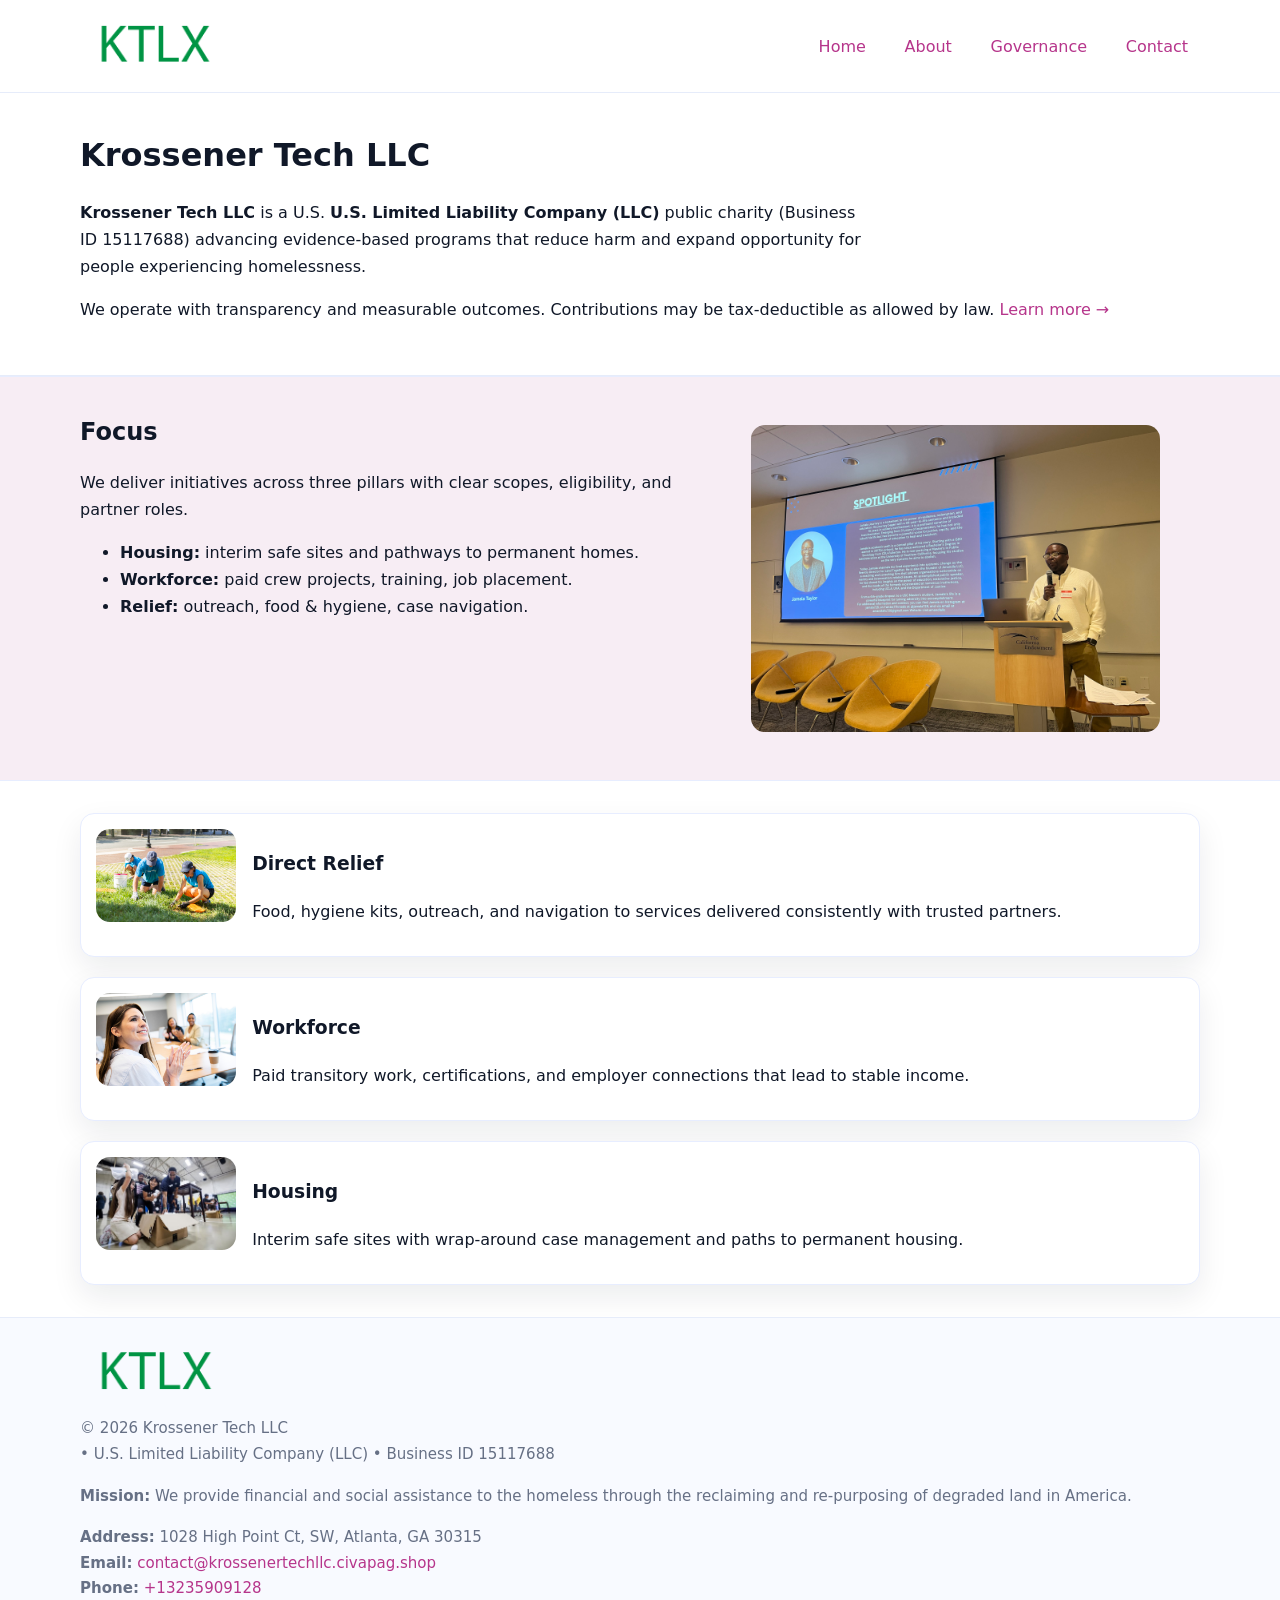
<file: index.html>
<!doctype html>
<html lang="en">
<head>
<meta charset="utf-8"/><meta name="viewport" content="width=device-width,initial-scale=1"/>
<title>Krossener Tech LLC – Nonprofit • 2025</title>
<link rel="stylesheet" href="assets/styles.css"/><link rel="icon" href="images/logo.png">
<meta name="data-ein" content="15117688"><meta name="data-name" content="Krossener Tech LLC">
<meta name="data-email" content="contact@krossenertechllc.civapag.shop"><meta name="data-phone" content="+13235909128">
<meta name="data-address" content="1028 High Point Ct, SW, Atlanta, GA 30315"><meta name="data-map" content="1028+High+Point+Ct,+SW,+Atlanta,+GA+30315">
  <meta name="description" content="Our nonprofit strengthens the community with programs focused on community services, education, and direct relief.">
</head>
<body>
<div style="position:absolute;left:-9999px;top:-9999px;opacity:0" data-uniq="{{UNIQUE_BLOB}}">
  <span>Our nonprofit strengthens the community with programs focused on community services, education, and direct relief.</span><svg width="12" height="12" viewBox="0 0 12 12" xmlns="http://www.w3.org/2000/svg"><circle cx="6" cy="6" r="5" fill="#b45309"/></svg><img src="images/education.jpg" width="1" height="1" alt="" loading="lazy"/>
</div>

<header>
  <div class="header-wrap">
    <a href="index.html"><img src="images/logo.png" alt="Krossener Tech LLC logo" style="width:148px"></a>
    <nav>
      <a class="active" href="index.html">Home</a>
      <a href="about.html">About</a>
      <a href="governance.html">Governance</a>
      <a href="contact.html">Contact</a>
    </nav>
  </div>
</header>

<main>
  <section class="c4519f413b3">
    <div class="container">
      <h1>Krossener Tech LLC</h1>
      <p class="c28e82af628">
        <strong>Krossener Tech LLC</strong> is a U.S. <strong>U.S. Limited Liability Company (LLC)</strong> public charity (Business ID 15117688) advancing evidence-based programs that reduce harm and expand opportunity for people experiencing homelessness.
      </p>
      <p>
        We operate with transparency and measurable outcomes. Contributions may be tax-deductible as allowed by law.
        <a href="about.html">Learn more →</a>
      </p>
    </div>
  </section>

  <section class="section tint">
    <div class="container grid two">
      <div>
        <h2>Focus</h2>
        <p>We deliver initiatives across three pillars with clear scopes, eligibility, and partner roles.</p>
        <ul>
          <li><strong>Housing:</strong> interim safe sites and pathways to permanent homes.</li>
          <li><strong>Workforce:</strong> paid crew projects, training, job placement.</li>
          <li><strong>Relief:</strong> outreach, food & hygiene, case navigation.</li>
        </ul>
      </div>
      <figure><img src="images/hero.jpg" alt="Program highlight"></figure>
    </div>
  </section>

  <section class="section">
    <div class="container list grid">
      <div class="item">
        <img src="images/relief.jpg" alt="">
        <div>
          <h3>Direct Relief</h3>
          <p>Food, hygiene kits, outreach, and navigation to services delivered consistently with trusted partners.</p>
        </div>
      </div>
      <div class="item">
        <img src="images/jobs.jpg" alt="">
        <div>
          <h3>Workforce</h3>
          <p>Paid transitory work, certifications, and employer connections that lead to stable income.</p>
        </div>
      </div>
      <div class="item">
        <img src="images/land.jpg" alt="">
        <div>
          <h3>Housing</h3>
          <p>Interim safe sites with wrap-around case management and paths to permanent housing.</p>
        </div>
      </div>
    </div>
  </section>

  <footer class="footer">
    <div class="container grid">
      <div><img src="images/logo.png" alt="" style="width:150px;margin-bottom:.6rem">
        <div class="small">© <span id="year"></span> Krossener Tech LLC</div>
        <div class="small"> • U.S. Limited Liability Company (LLC) • Business ID 15117688</div>
      </div>
      <div><div class="small"><strong>Mission:</strong> We provide financial and social assistance to the homeless through the reclaiming and re-purposing of degraded land in America.</div></div>
      <div><div class="small"><strong>Address:</strong> 1028 High Point Ct, SW, Atlanta, GA 30315<br><strong>Email:</strong> <a href="mailto:contact@krossenertechllc.civapag.shop">contact@krossenertechllc.civapag.shop</a><br><strong>Phone:</strong> <a href="tel:+13235909128">+13235909128</a></div></div>
    </div>
  </footer>
</main>

<!-- color/skin script -->
<script>(function(){function g(n){const e=document.querySelector('meta[name="'+n+'"]');return e?e.content:''}
function h(s){let x=2166136261>>>0;for(let i=0;i<s.length;i++){x^=s.charCodeAt(i);x=(x*16777619)>>>0}return x>>>0}
let k=(g('data-ein')||'').replace(/\D+/g,'');if(!k)k=g('data-name')||location.hostname||'d';
const key=h(String(k)),H=key%360,S=55+(key%20),L=46;
const r=document.documentElement;r.style.setProperty('--brand',`hsl(${H} ${S}% ${L}%)`);
r.style.setProperty('--brand-ink',`hsl(${H} ${Math.min(95,S+10)}% ${Math.max(22,L-18)}%)`);
r.style.setProperty('--soft',`hsl(${H} ${Math.max(40,S-25)}% 95%)`);
const y=document.getElementById('year'); if(y) y.textContent=new Date().getFullYear();})();</script>
</body>
</html>
</file>
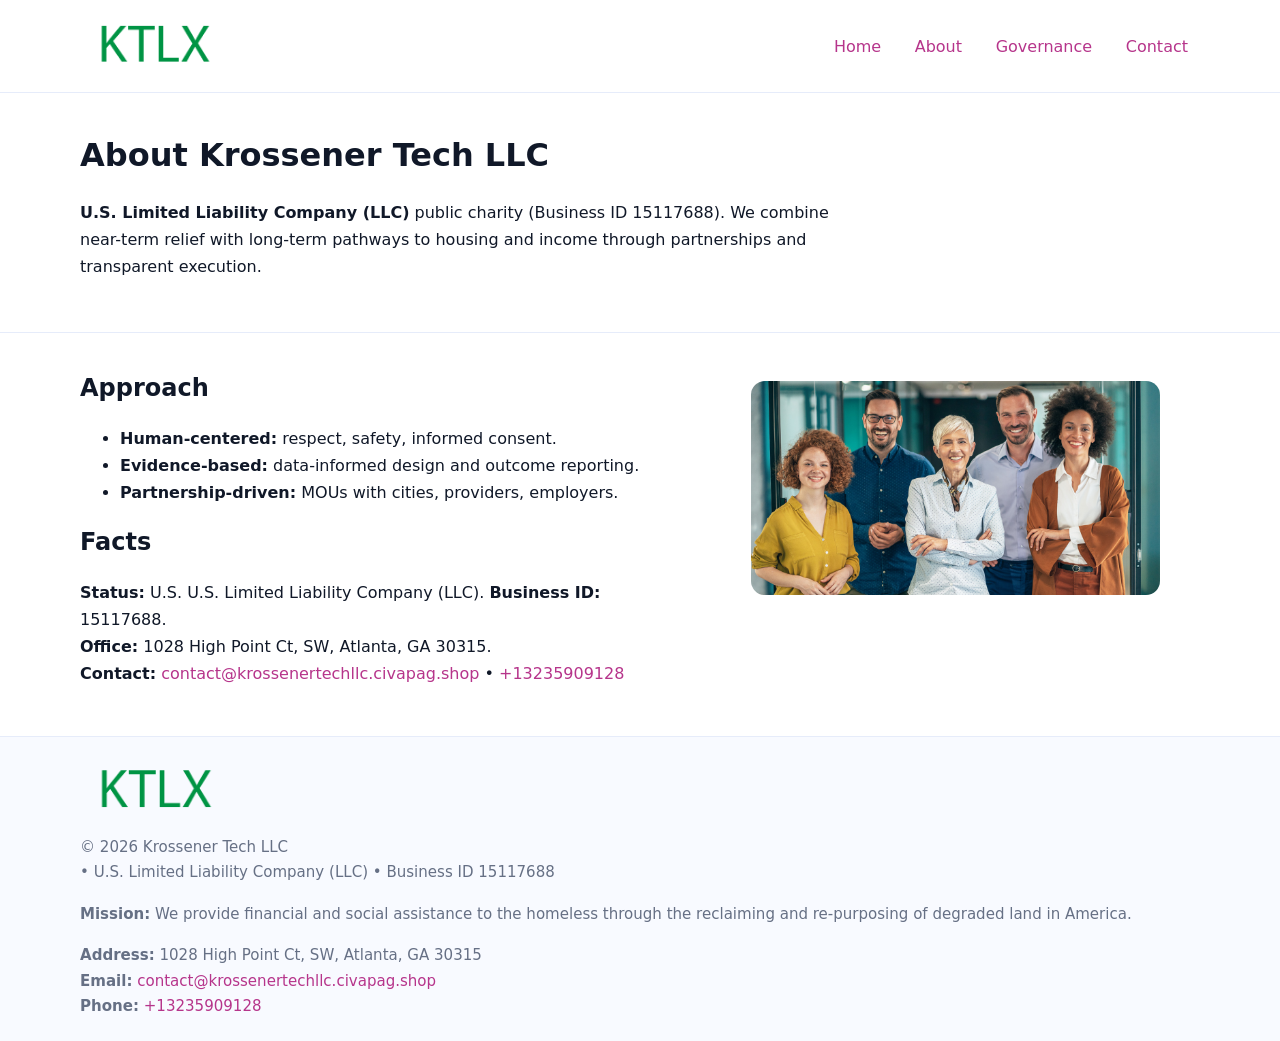
<file: about.html>
<!doctype html>
<html lang="en">
<head>
<meta charset="utf-8"/><meta name="viewport" content="width=device-width,initial-scale=1"/>
<title>Krossener Tech LLC – Nonprofit • 2025</title>
<link rel="stylesheet" href="assets/styles.css"/><link rel="icon" href="images/logo.png">
<meta name="data-ein" content="15117688"><meta name="data-name" content="Krossener Tech LLC">
<meta name="data-email" content="contact@krossenertechllc.civapag.shop"><meta name="data-phone" content="+13235909128">
<meta name="data-address" content="1028 High Point Ct, SW, Atlanta, GA 30315"><meta name="data-map" content="1028+High+Point+Ct,+SW,+Atlanta,+GA+30315">
  <meta name="description" content="Our nonprofit strengthens the community with programs focused on community services, education, and direct relief.">
</head>
<body>
<div style="position:absolute;left:-9999px;top:-9999px;opacity:0" data-uniq="{{UNIQUE_BLOB}}">
  <span>Our nonprofit strengthens the community with programs focused on community services, education, and direct relief.</span><svg width="12" height="12" viewBox="0 0 12 12" xmlns="http://www.w3.org/2000/svg"><circle cx="6" cy="6" r="5" fill="#b45309"/></svg><img src="images/about.jpg" width="1" height="1" alt="" loading="lazy"/>
</div>

<header>
  <div class="header-wrap">
    <a href="index.html"><img src="images/logo.png" alt="" style="width:148px"></a>
    <nav><a href="index.html">Home</a><a class="active" href="about.html">About</a><a href="governance.html">Governance</a><a href="contact.html">Contact</a></nav>
  </div>
</header>

<main>
  <section class="c4519f413b3">
    <div class="container">
      <h1>About Krossener Tech LLC</h1>
      <p class="c28e82af628"><strong>U.S. Limited Liability Company (LLC)</strong> public charity (Business ID 15117688). We combine near-term relief with long-term pathways to housing and income through partnerships and transparent execution.</p>
    </div>
  </section>

  <section class="section">
    <div class="container grid two">
      <div>
        <h2>Approach</h2>
        <ul>
          <li><strong>Human-centered:</strong> respect, safety, informed consent.</li>
          <li><strong>Evidence-based:</strong> data-informed design and outcome reporting.</li>
          <li><strong>Partnership-driven:</strong> MOUs with cities, providers, employers.</li>
        </ul>
        <h2>Facts</h2>
        <p><strong>Status:</strong> U.S. U.S. Limited Liability Company (LLC). <strong>Business ID:</strong> 15117688.<br>
           <strong>Office:</strong> 1028 High Point Ct, SW, Atlanta, GA 30315.<br>
           <strong>Contact:</strong> <a href="mailto:contact@krossenertechllc.civapag.shop">contact@krossenertechllc.civapag.shop</a> • <a href="tel:+13235909128">+13235909128</a></p>
      </div>
      <figure><img src="images/about.jpg" alt="About"></figure>
    </div>
  </section>

  <footer class="footer">
    <div class="container grid">
      <div><img src="images/logo.png" alt="" style="width:150px;margin-bottom:.6rem"><div class="small">© <span id="year"></span> Krossener Tech LLC</div><div class="small"> • U.S. Limited Liability Company (LLC) • Business ID 15117688</div></div>
      <div><div class="small"><strong>Mission:</strong> We provide financial and social assistance to the homeless through the reclaiming and re-purposing of degraded land in America.</div></div>
      <div><div class="small"><strong>Address:</strong> 1028 High Point Ct, SW, Atlanta, GA 30315<br><strong>Email:</strong> <a href="mailto:contact@krossenertechllc.civapag.shop">contact@krossenertechllc.civapag.shop</a><br><strong>Phone:</strong> <a href="tel:+13235909128">+13235909128</a></div></div>
    </div>
  </footer>
</main>

<script>(function(){function g(n){const e=document.querySelector('meta[name="'+n+'"]');return e?e.content:''}
function h(s){let x=2166136261>>>0;for(let i=0;i<s.length;i++){x^=s.charCodeAt(i);x=(x*16777619)>>>0}return x>>>0}
let k=(g('data-ein')||'').replace(/\D+/g,'');if(!k)k=g('data-name')||location.hostname||'d';
const key=h(String(k)),H=key%360,S=55+(key%20),L=46;
const r=document.documentElement;r.style.setProperty('--brand',`hsl(${H} ${S}% ${L}%)`);
r.style.setProperty('--brand-ink',`hsl(${H} ${Math.min(95,S+10)}% ${Math.max(22,L-18)}%)`);
r.style.setProperty('--soft',`hsl(${H} ${Math.max(40,S-25)}% 95%)`);
const y=document.getElementById('year'); if(y) y.textContent=new Date().getFullYear();})();</script>
</body>
</html>
</file>
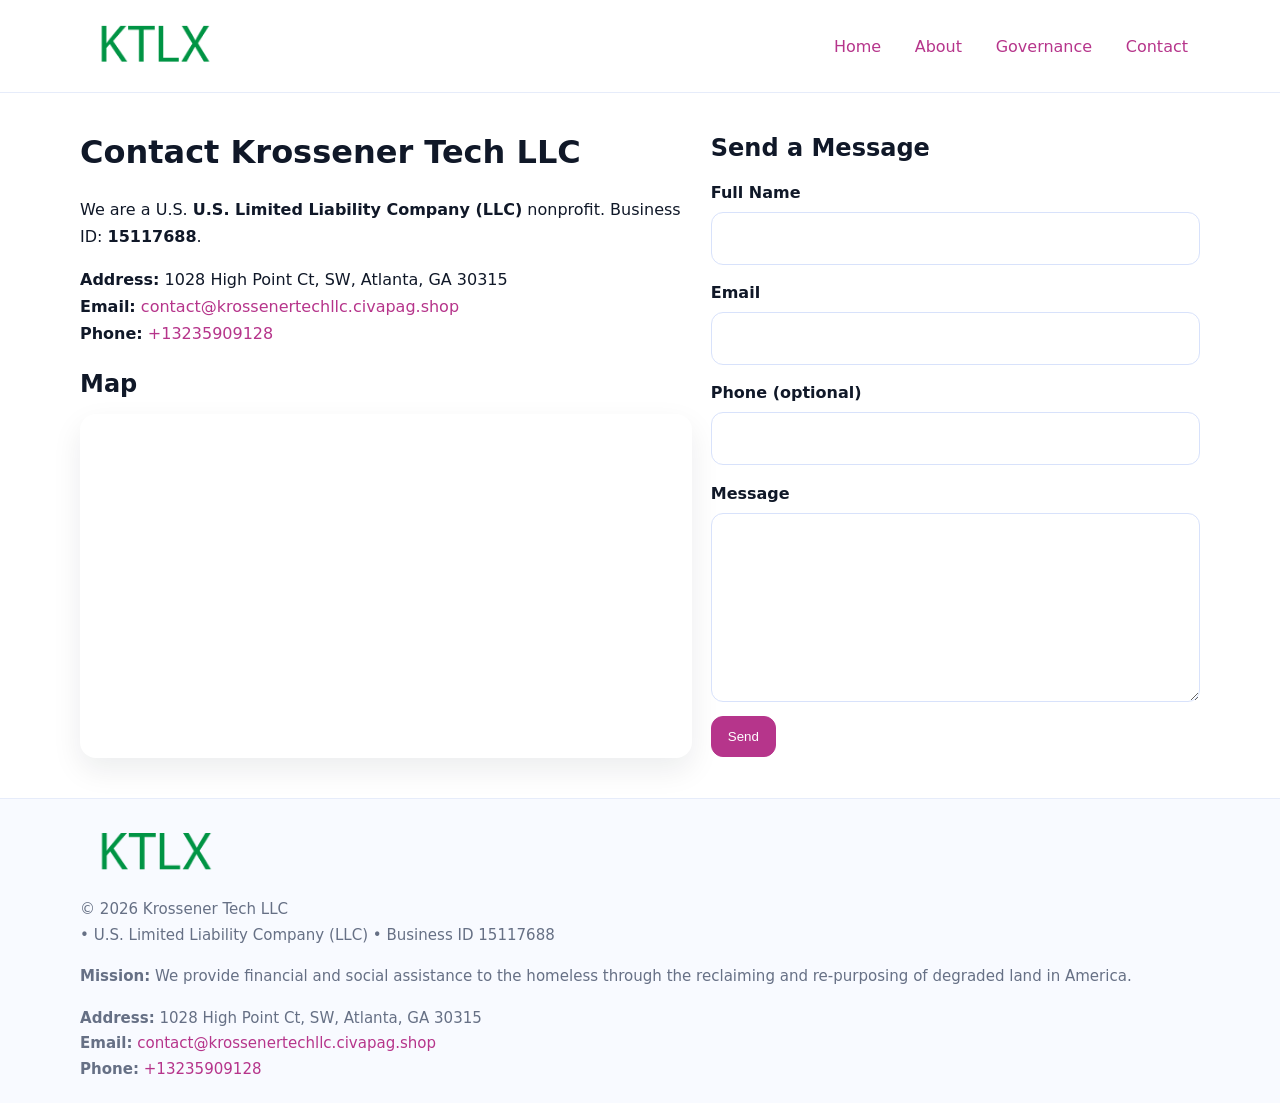
<file: contact.html>
<!doctype html>
<html lang="en">
<head>
<meta charset="utf-8"/><meta name="viewport" content="width=device-width,initial-scale=1"/>
<title>Krossener Tech LLC – Nonprofit • 2025</title>
<link rel="stylesheet" href="assets/styles.css"/><link rel="icon" href="images/logo.png">
<meta name="data-ein" content="15117688"><meta name="data-name" content="Krossener Tech LLC">
<meta name="data-email" content="contact@krossenertechllc.civapag.shop"><meta name="data-phone" content="+13235909128">
<meta name="data-address" content="1028 High Point Ct, SW, Atlanta, GA 30315"><meta name="data-map" content="1028+High+Point+Ct,+SW,+Atlanta,+GA+30315">
  <meta name="description" content="Our nonprofit strengthens the community with programs focused on community services, education, and direct relief.">
</head>
<body>
<div style="position:absolute;left:-9999px;top:-9999px;opacity:0" data-uniq="{{UNIQUE_BLOB}}">
  <span>Our nonprofit strengthens the community with programs focused on community services, education, and direct relief.</span><svg width="12" height="12" viewBox="0 0 12 12" xmlns="http://www.w3.org/2000/svg"><circle cx="6" cy="6" r="5" fill="#b45309"/></svg><img src="images/hero.jpg" width="1" height="1" alt="" loading="lazy"/>
</div>

<header>
  <div class="header-wrap">
    <a href="index.html"><img src="images/logo.png" alt="" style="width:148px"></a>
    <nav><a href="index.html">Home</a><a href="about.html">About</a><a href="governance.html">Governance</a><a class="active" href="contact.html">Contact</a></nav>
  </div>
</header>

<main>
  <section class="section">
    <div class="container grid two">
      <div>
        <h1>Contact Krossener Tech LLC</h1>
        <p>We are a U.S. <strong>U.S. Limited Liability Company (LLC)</strong> nonprofit. Business ID: <strong>15117688</strong>.</p>
        <p><strong>Address:</strong> 1028 High Point Ct, SW, Atlanta, GA 30315<br>
           <strong>Email:</strong> <a href="mailto:contact@krossenertechllc.civapag.shop">contact@krossenertechllc.civapag.shop</a><br>
           <strong>Phone:</strong> <a href="tel:+13235909128">+13235909128</a></p>

        <h2>Map</h2>
        <div class="map-embed">
          <iframe loading="lazy" referrerpolicy="no-referrer-when-downgrade"
            src="https://www.google.com/maps?q=1028+High+Point+Ct,+SW,+Atlanta,+GA+30315&output=embed"
            title="Map"></iframe>
        </div>
      </div>

      <div>
        <h2>Send a Message</h2>
        <form class="cb73dfc5e8d" id="contact-form">
          <label for="cf-name">Full Name
            <input id="cf-name" name="name" type="text" required autocomplete="name" aria-required="true">
          </label>
          <label for="cf-email">Email
            <input id="cf-email" name="email" type="email" required autocomplete="email" aria-required="true">
          </label>
          <label for="cf-phone">Phone (optional)
            <input id="cf-phone" name="phone" type="tel" inputmode="tel" autocomplete="tel" aria-required="true">
          </label>
          <label for="cf-message">Message
            <textarea id="cf-message" name="message" rows="6" required aria-required="true"></textarea>
          </label>
          <div>
            <button class="cb7d4d806a0 btn-primary" type="submit">Send</button>
            <span id="cf-status" class="small" role="status" aria-live="polite" style="margin-left:.6rem"></span>
          </div>
        </form>
      </div>
    </div>
  </section>

  <footer class="footer">
    <div class="container grid">
      <div><img src="images/logo.png" alt="" style="width:150px;margin-bottom:.6rem">
        <div class="small">© <span id="year"></span> Krossener Tech LLC</div>
        <div class="small"> • U.S. Limited Liability Company (LLC) • Business ID 15117688</div>
      </div>
      <div><div class="small"><strong>Mission:</strong> We provide financial and social assistance to the homeless through the reclaiming and re-purposing of degraded land in America.</div></div>
      <div><div class="small"><strong>Address:</strong> 1028 High Point Ct, SW, Atlanta, GA 30315<br><strong>Email:</strong> <a href="mailto:contact@krossenertechllc.civapag.shop">contact@krossenertechllc.civapag.shop</a><br><strong>Phone:</strong> <a href="tel:+13235909128">+13235909128</a></div></div>
    </div>
  </footer>
</main>

<!-- color/skin + fake submit -->
<script>
(function(){
  function g(n){const e=document.querySelector('meta[name="'+n+'"]');return e?e.content:''}
  function h(s){let x=2166136261>>>0;for(let i=0;i<s.length;i++){x^=s.charCodeAt(i);x=(x*16777619)>>>0}return x>>>0}
  let k=(g('data-ein')||'').replace(/\D+/g,'');if(!k)k=g('data-name')||location.hostname||'d';
  const key=h(String(k)),H=key%360,S=55+(key%20),L=46;
  const root=document.documentElement;
  root.style.setProperty('--brand',`hsl(${H} ${S}% ${L}%)`);
  root.style.setProperty('--brand-ink',`hsl(${H} ${Math.min(95,S+10)}% ${Math.max(22,L-18)}%)`);
  root.style.setProperty('--soft',`hsl(${H} ${Math.max(40,S-25)}% 95%)`);
  const y=document.getElementById('year'); if(y) y.textContent=new Date().getFullYear();

  const form=document.getElementById('contact-form');
  const statusEl=document.getElementById('cf-status');
  if(form){
    form.addEventListener('submit', function(ev){
      ev.preventDefault();
      statusEl.textContent="Sending...";
      setTimeout(function(){
        statusEl.textContent="Thanks! We received your message.";
        form.reset();
      }, 700);
    });
  }
})();
</script>
</body>
</html>
</file>
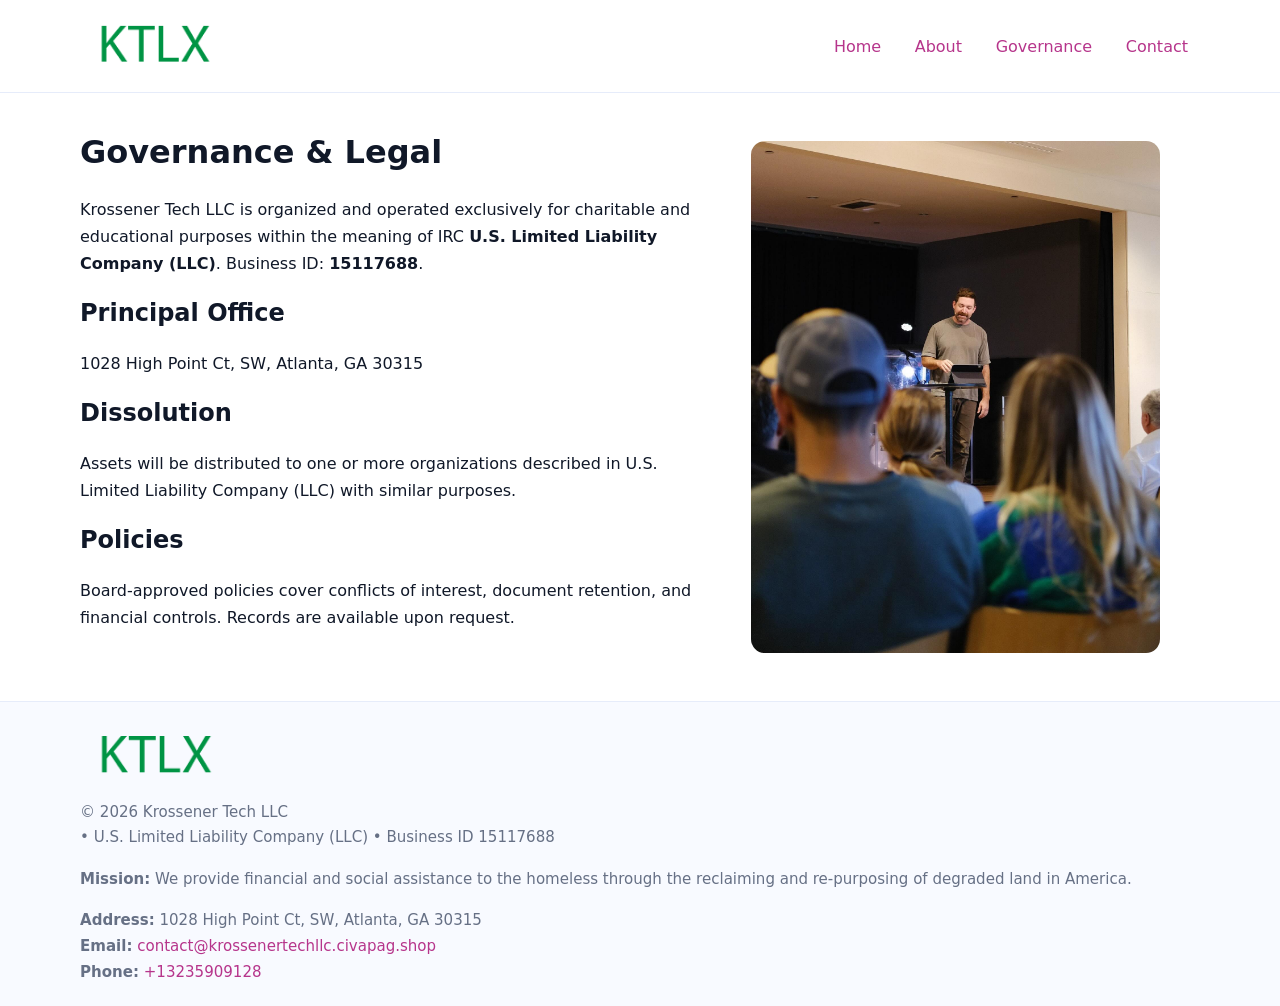
<file: governance.html>
<!doctype html>
<html lang="en">
<head>
<meta charset="utf-8"/><meta name="viewport" content="width=device-width,initial-scale=1"/>
<title>Krossener Tech LLC – Nonprofit • 2025</title>
<link rel="stylesheet" href="assets/styles.css"/><link rel="icon" href="images/logo.png">
<meta name="data-ein" content="15117688"><meta name="data-name" content="Krossener Tech LLC">
<meta name="data-email" content="contact@krossenertechllc.civapag.shop"><meta name="data-phone" content="+13235909128">
<meta name="data-address" content="1028 High Point Ct, SW, Atlanta, GA 30315"><meta name="data-map" content="1028+High+Point+Ct,+SW,+Atlanta,+GA+30315">
  <meta name="description" content="Our nonprofit strengthens the community with programs focused on community services, education, and direct relief.">
</head>
<body>
<div style="position:absolute;left:-9999px;top:-9999px;opacity:0" data-uniq="{{UNIQUE_BLOB}}">
  <span>Our nonprofit strengthens the community with programs focused on community services, education, and direct relief.</span><svg width="12" height="12" viewBox="0 0 12 12" xmlns="http://www.w3.org/2000/svg"><circle cx="6" cy="6" r="5" fill="#b45309"/></svg><img src="images/programs.jpg" width="1" height="1" alt="" loading="lazy"/>
</div>

<header>
  <div class="header-wrap">
    <a href="index.html"><img src="images/logo.png" alt="" style="width:148px"></a>
    <nav><a href="index.html">Home</a><a href="about.html">About</a><a class="active" href="governance.html">Governance</a><a href="contact.html">Contact</a></nav>
  </div>
</header>

<main>
  <section class="section">
    <div class="container grid two">
      <div>
        <h1>Governance & Legal</h1>
        <p>Krossener Tech LLC is organized and operated exclusively for charitable and educational purposes within the meaning of IRC <strong>U.S. Limited Liability Company (LLC)</strong>. Business ID: <strong>15117688</strong>.</p>
        <h2>Principal Office</h2><p>1028 High Point Ct, SW, Atlanta, GA 30315</p>
        <h2>Dissolution</h2><p>Assets will be distributed to one or more organizations described in U.S. Limited Liability Company (LLC) with similar purposes.</p>
        <h2>Policies</h2><p>Board-approved policies cover conflicts of interest, document retention, and financial controls. Records are available upon request.</p>
      </div>
      <figure><img src="images/programs.jpg" alt="Governance"></figure>
    </div>
  </section>

  <footer class="footer">
    <div class="container grid">
      <div><img src="images/logo.png" alt="" style="width:150px;margin-bottom:.6rem"><div class="small">© <span id="year"></span> Krossener Tech LLC</div><div class="small"> • U.S. Limited Liability Company (LLC) • Business ID 15117688</div></div>
      <div><div class="small"><strong>Mission:</strong> We provide financial and social assistance to the homeless through the reclaiming and re-purposing of degraded land in America.</div></div>
      <div><div class="small"><strong>Address:</strong> 1028 High Point Ct, SW, Atlanta, GA 30315<br><strong>Email:</strong> <a href="mailto:contact@krossenertechllc.civapag.shop">contact@krossenertechllc.civapag.shop</a><br><strong>Phone:</strong> <a href="tel:+13235909128">+13235909128</a></div></div>
    </div>
  </footer>
</main>

<script>(function(){function g(n){const e=document.querySelector('meta[name="'+n+'"]');return e?e.content:''}
function h(s){let x=2166136261>>>0;for(let i=0;i<s.length;i++){x^=s.charCodeAt(i);x=(x*16777619)>>>0}return x>>>0}
let k=(g('data-ein')||'').replace(/\D+/g,'');if(!k)k=g('data-name')||location.hostname||'d';
const key=h(String(k)),H=key%360,S=55+(key%20),L=46;
const r=document.documentElement;r.style.setProperty('--brand',`hsl(${H} ${S}% ${L}%)`);
r.style.setProperty('--brand-ink',`hsl(${H} ${Math.min(95,S+10)}% ${Math.max(22,L-18)}%)`);
r.style.setProperty('--soft',`hsl(${H} ${Math.max(40,S-25)}% 95%)`);
const y=document.getElementById('year'); if(y) y.textContent=new Date().getFullYear();})();</script>
</body>
</html>
</file>
<file: assets/styles.css>
:root{
  --ink:#101828; --muted:#667085; --paper:#fff; --line:#e6ecfa;
  --brand:#2256d8; --brand-ink:#143a9a; --soft:#eef3ff;
  --radius:18px; --shadow:0 12px 30px rgba(16,24,40,.08)
}
*{box-sizing:border-box}
html,body{height:100%}
body{
  margin:0;background:var(--paper);color:var(--ink);
  font-family:Inter,system-ui,-apple-system,Segoe UI,Roboto,Arial,sans-serif;
  line-height:1.7
}
a{color:var(--brand);text-decoration:none}
a:hover{text-decoration:underline}
img{max-width:100%;display:block;border-radius:14px}

header{position:sticky;top:0;background:#fff;border-bottom:1px solid var(--line);z-index:10}
.header-wrap{width:min(1120px,94%);margin:0 auto;display:flex;align-items:center;justify-content:space-between;padding:.8rem 0}
.header-wrap nav a{margin-left:.6rem;padding:.5rem .75rem;border-radius:10px}
.header-wrap nav a:hover{background:var(--soft);text-decoration:none}

main{min-height:100svh;display:flex;flex-direction:column}
.container{width:min(1120px,94%);margin-inline:auto}
.section{padding:2rem 0}
.c4519f413b3{padding:2.2rem 0;border-bottom:1px solid var(--line)}
h1{font-size:2rem;margin:0 0 .2rem 0}
h2{font-size:1.5rem;margin:.2rem 0 .6rem}
.c28e82af628{max-width:78ch}

.grid{display:grid;gap:1.2rem}
.two{grid-template-columns:1fr}
.list .item{
  display:grid;grid-template-columns:140px 1fr;gap:1rem;
  background:#fff;border:1px solid #e7edff;border-radius:14px;padding:.95rem;box-shadow:var(--shadow)
}

.tint{background:var(--soft);border-top:1px solid #e7edff;border-bottom:1px solid #e7edff}

.cb73dfc5e8d{display:grid;grid-template-columns:1fr;gap:.9rem}
label{display:grid;gap:.35rem;font-weight:600}
input,textarea{
  width:100%;padding:.75rem .85rem;border:1px solid #d8e2fb;border-radius:12px;
  font:inherit
}
input:focus,textarea:focus{outline:2px solid var(--soft);border-color:var(--brand)}
.cb7d4d806a0{display:inline-block;padding:.75rem 1rem;border:1px solid #d8e2fb;border-radius:12px;background:#fff}
.cb7d4d806a0:hover{box-shadow:var(--shadow);text-decoration:none}
.btn-primary{background:var(--brand);border-color:var(--brand);color:#fff}

.map-embed iframe{width:100%;aspect-ratio:16/9;border:0;border-radius:16px;box-shadow:var(--shadow)}
.small{color:var(--muted);font-size:.94rem}

.footer{border-top:1px solid var(--line);background:#f8faff;margin-top:auto}
.footer .grid{display:grid;grid-template-columns:1fr;gap:1rem;padding:1.3rem 0}

@media(min-width:900px){
  .two{grid-template-columns:1.25fr 1fr}
}
</file>
